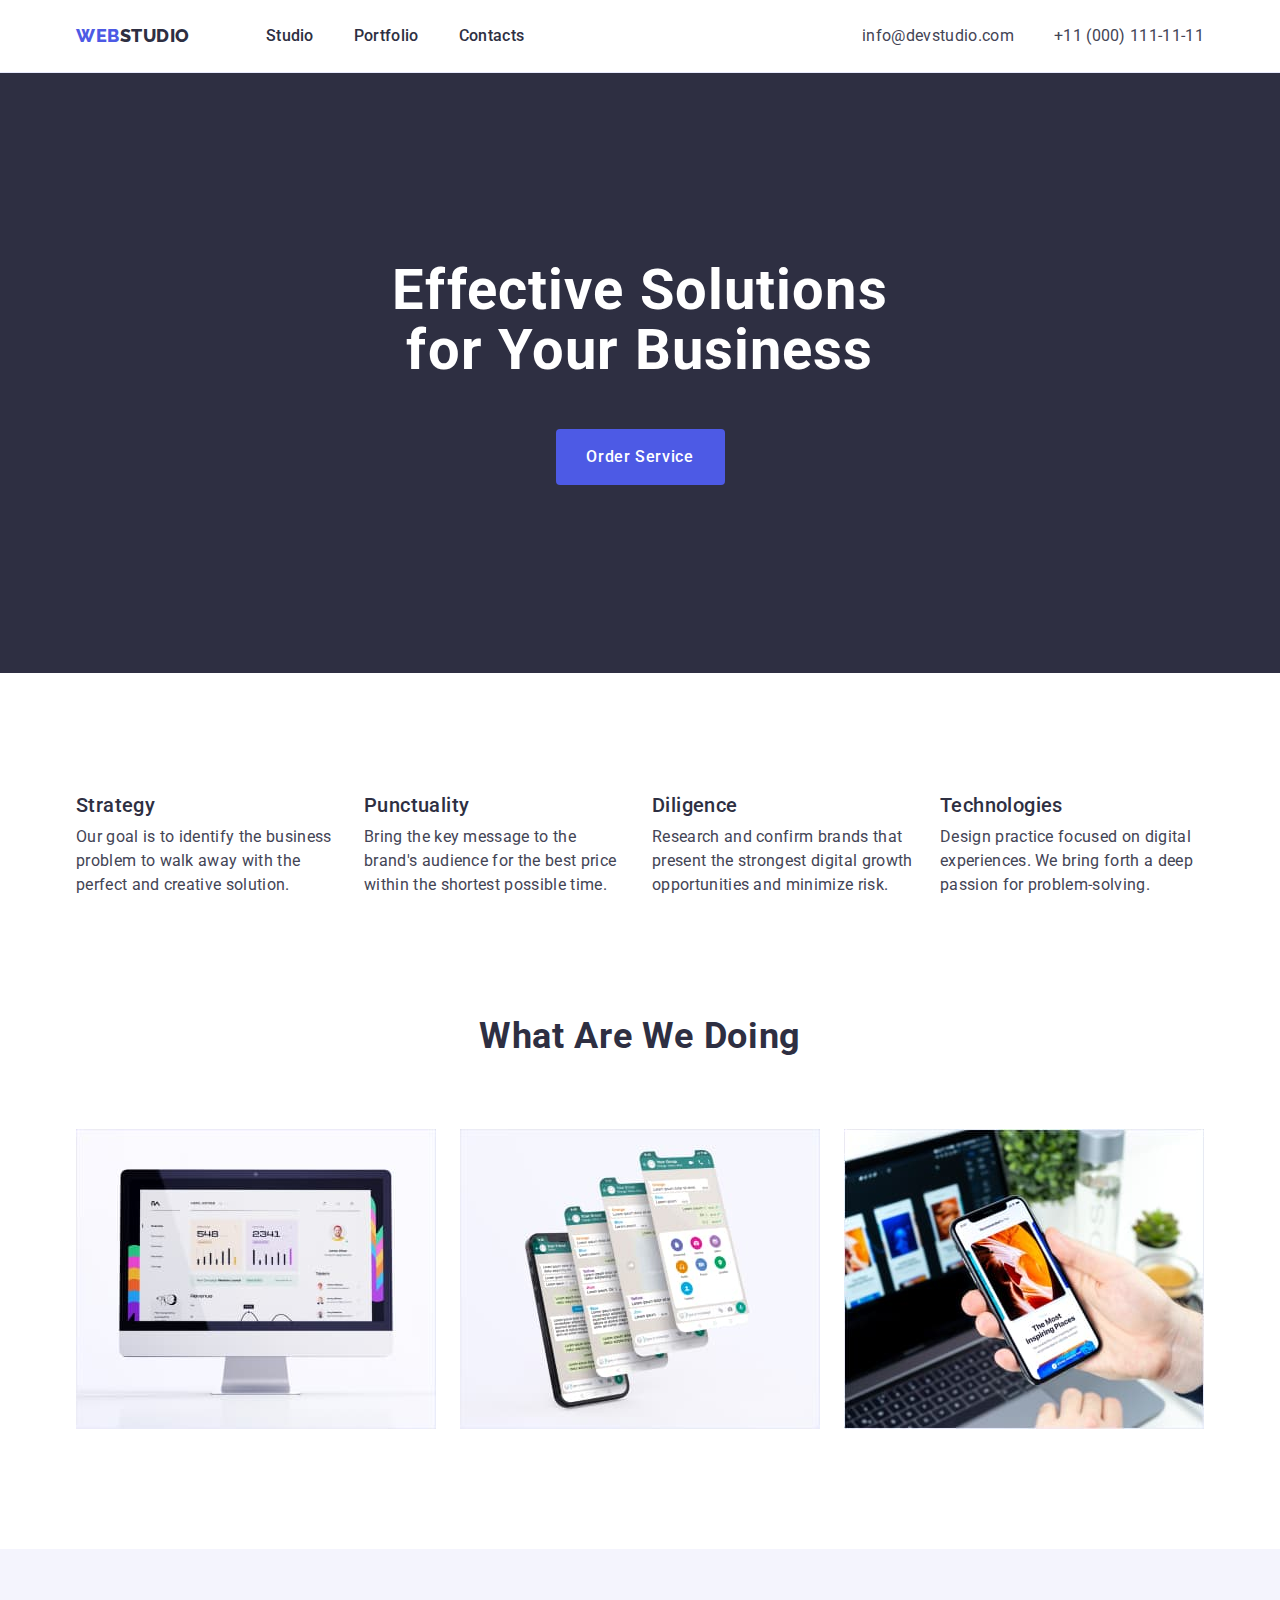
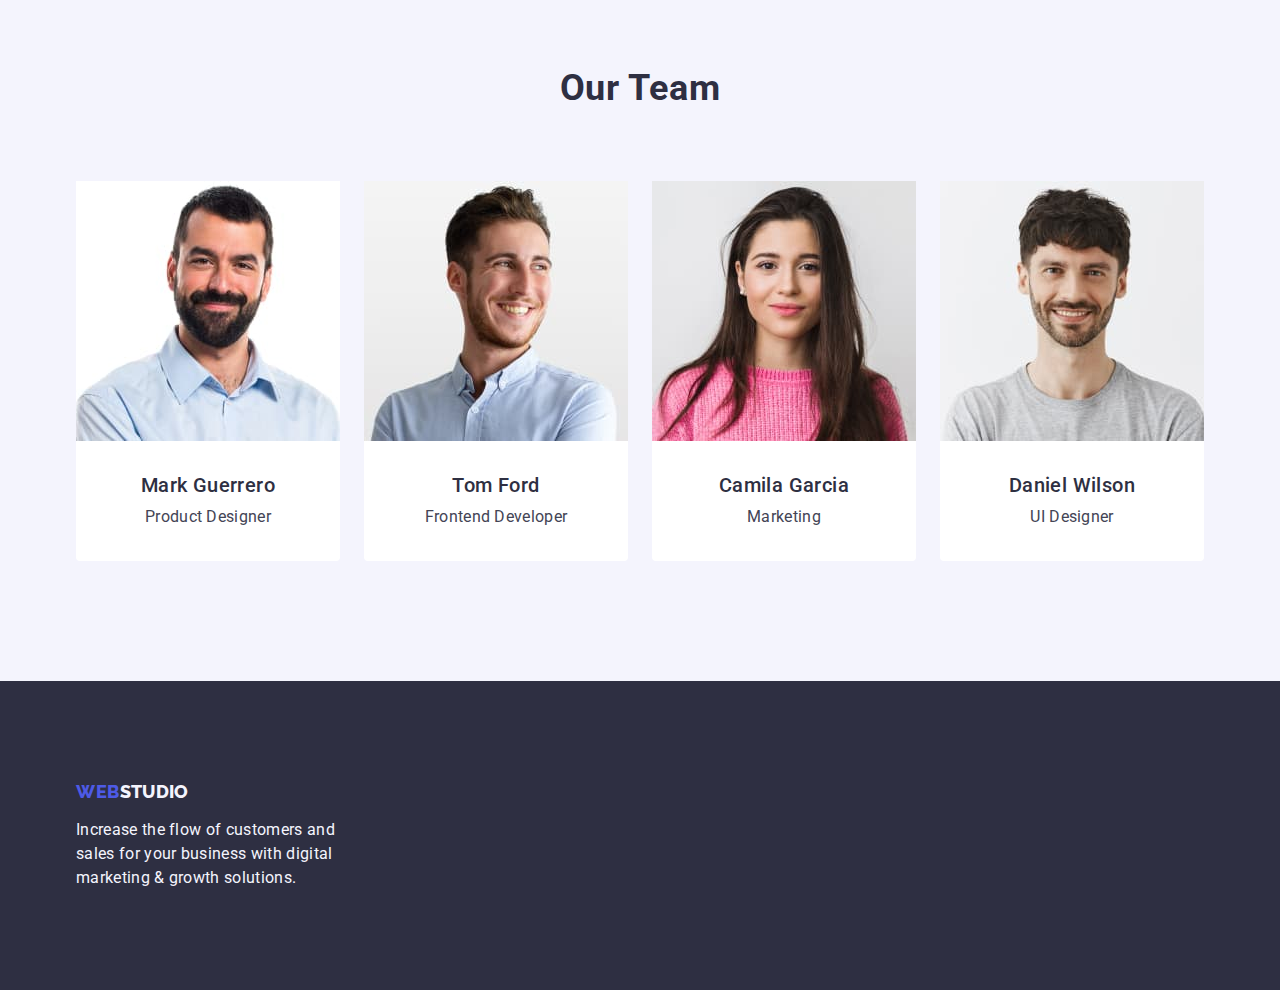
<file: index.html>
<!DOCTYPE html>
<html lang="en">
  <head>
    <meta charset="UTF-8" />
    <meta http-equiv="X-UA-Compatible" content="IE=edge" />
    <meta name="viewport" content="width=device-width, initial-scale=1.0" />
    <link rel="preconnect" href="https://fonts.googleapis.com" />
    <link rel="preconnect" href="https://fonts.gstatic.com" crossorigin />
    <link
      href="https://fonts.googleapis.com/css2?family=Raleway:wght@800&family=Roboto:wght@400;500;700;900&display=swap"
      rel="stylesheet"
    />
    <link
      rel="stylesheet"
      href="https://cdn.jsdelivr.net/npm/modern-normalize@2.0.0/modern-normalize.min.css"
    />
    <link rel="stylesheet" href="./css/styles.css" />

    <title>Document</title>
  </head>

  <body>
    <header class="page-header">
      <div class="div-page-header container">
        <nav class="navigation">
          <a href="./index.html" class="logo link"
            >Web<span class="logo-part">Studio</span></a
          >

          <ul class="nav-list list">
            <li>
              <a href="./index.html" class="nav-link link">Studio</a>
            </li>
            <li>
              <a href="./portfolio.html" class="nav-link link">Portfolio</a>
            </li>
            <li><a href="" class="nav-link link">Contacts</a></li>
          </ul>
        </nav>

        <address class="contacts">
          <ul class="address-list list">
            <li>
              <a href="mailto:info@devstudio.com" class="address-link link"
                >info@devstudio.com</a
              >
            </li>
            <li>
              <a href="tel:+110001111111" class="address-link link"
                >+11 (000) 111-11-11</a
              >
            </li>
          </ul>
        </address>
      </div>
    </header>
    <main>
      <!--Hero section-->
      <section class="first-section">
        <div class="container">
          <h1 class="hero_h">Effective Solutions for Your Business</h1>
          <button type="button" class="hero_button">Order Service</button>
        </div>
      </section>

      <!--Benefits section-->
      <section class="second-section">
        <div class="container">
          <h2 class="second_h visually-hidden">Benefits</h2>
          <ul class="benefits_list list">
            <li class="benefits-item">
              <h3 class="third_hh">Strategy</h3>
              <p class="p_benefits">
                Our goal is to identify the business problem to walk away with
                the perfect and creative solution.
              </p>
            </li>
            <li class="benefits-item">
              <h3 class="third_hh">Punctuality</h3>
              <p class="p_benefits">
                Bring the key message to the brand's audience for the best price
                within the shortest possible time.
              </p>
            </li>
            <li class="benefits-item">
              <h3 class="third_hh">Diligence</h3>
              <p class="p_benefits">
                Research and confirm brands that present the strongest digital
                growth opportunities and minimize risk.
              </p>
            </li>
            <li class="benefits-item">
              <h3 class="third_hh">Technologies</h3>
              <p class="p_benefits">
                Design practice focused on digital experiences. We bring forth a
                deep passion for problem-solving.
              </p>
            </li>
          </ul>
        </div>
      </section>
      <!--What sre we doing section-->
      <section class="third-section">
        <div class="container">
          <h2 class="second_h">What are we doing</h2>
          <ul class="third-list list">
            <li class="we-doing-li">
              <img
                src="./images/what-are-we-doing/1.jpg"
                alt="pc monitor"
                width="360"
                height="300"
              />
            </li>
            <li class="we-doing-li">
              <img
                src="./images/what-are-we-doing/2.jpg"
                alt="smartphone screens"
                width="360"
                height="300"
              />
            </li>
            <li class="we-doing-li">
              <img
                src="./images/what-are-we-doing/3.jpg"
                alt="smartphone in user's hand"
                width="360"
                height="300"
              />
            </li>
          </ul>
        </div>
      </section>
      <!--Our team section-->
      <section class="team_section">
        <div class="container">
          <h2 class="second_h">Our Team</h2>
          <ul class="third-list list">
            <li class="team_img">
              <img
                src="./images/our-team/1.jpg"
                alt="Mark Guerrero"
                width="264"
                height="260"
              />
              <div class="worker">
                <h3 class="third_h">Mark Guerrero</h3>
                <p class="p_fourth">Product Designer</p>
              </div>
            </li>
            <li class="team_img">
              <img
                src="./images/our-team/2.jpg"
                alt="Tom Ford"
                width="264"
                height="260"
              />
              <div class="worker">
                <h3 class="third_h">Tom Ford</h3>
                <p class="p_fourth">Frontend Developer</p>
              </div>
            </li>
            <li class="team_img">
              <img
                src="./images/our-team/3.jpg"
                alt="Camila Garcia"
                width="264"
                height="260"
              />
              <div class="worker">
                <h3 class="third_h">Camila Garcia</h3>
                <p class="p_fourth">Marketing</p>
              </div>
            </li>
            <li class="team_img">
              <img
                src="./images/our-team/4.jpg"
                alt="Daniel Wilson"
                width="264"
                height="260"
              />
              <div class="worker">
                <h3 class="third_h">Daniel Wilson</h3>
                <p class="p_fourth">UI Designer</p>
              </div>
            </li>
          </ul>
        </div>
      </section>
    </main>
    <footer class="foot">
      <div class="container">
        <a href="./index.html" class="foot_logo logo link"
          >Web<span class="logo_second">Studio</span></a
        >
        <p class="p_second">
          Increase the flow of customers and sales for your business with
          digital marketing & growth solutions.
        </p>
      </div>
    </footer>
  </body>
</html>
</file>
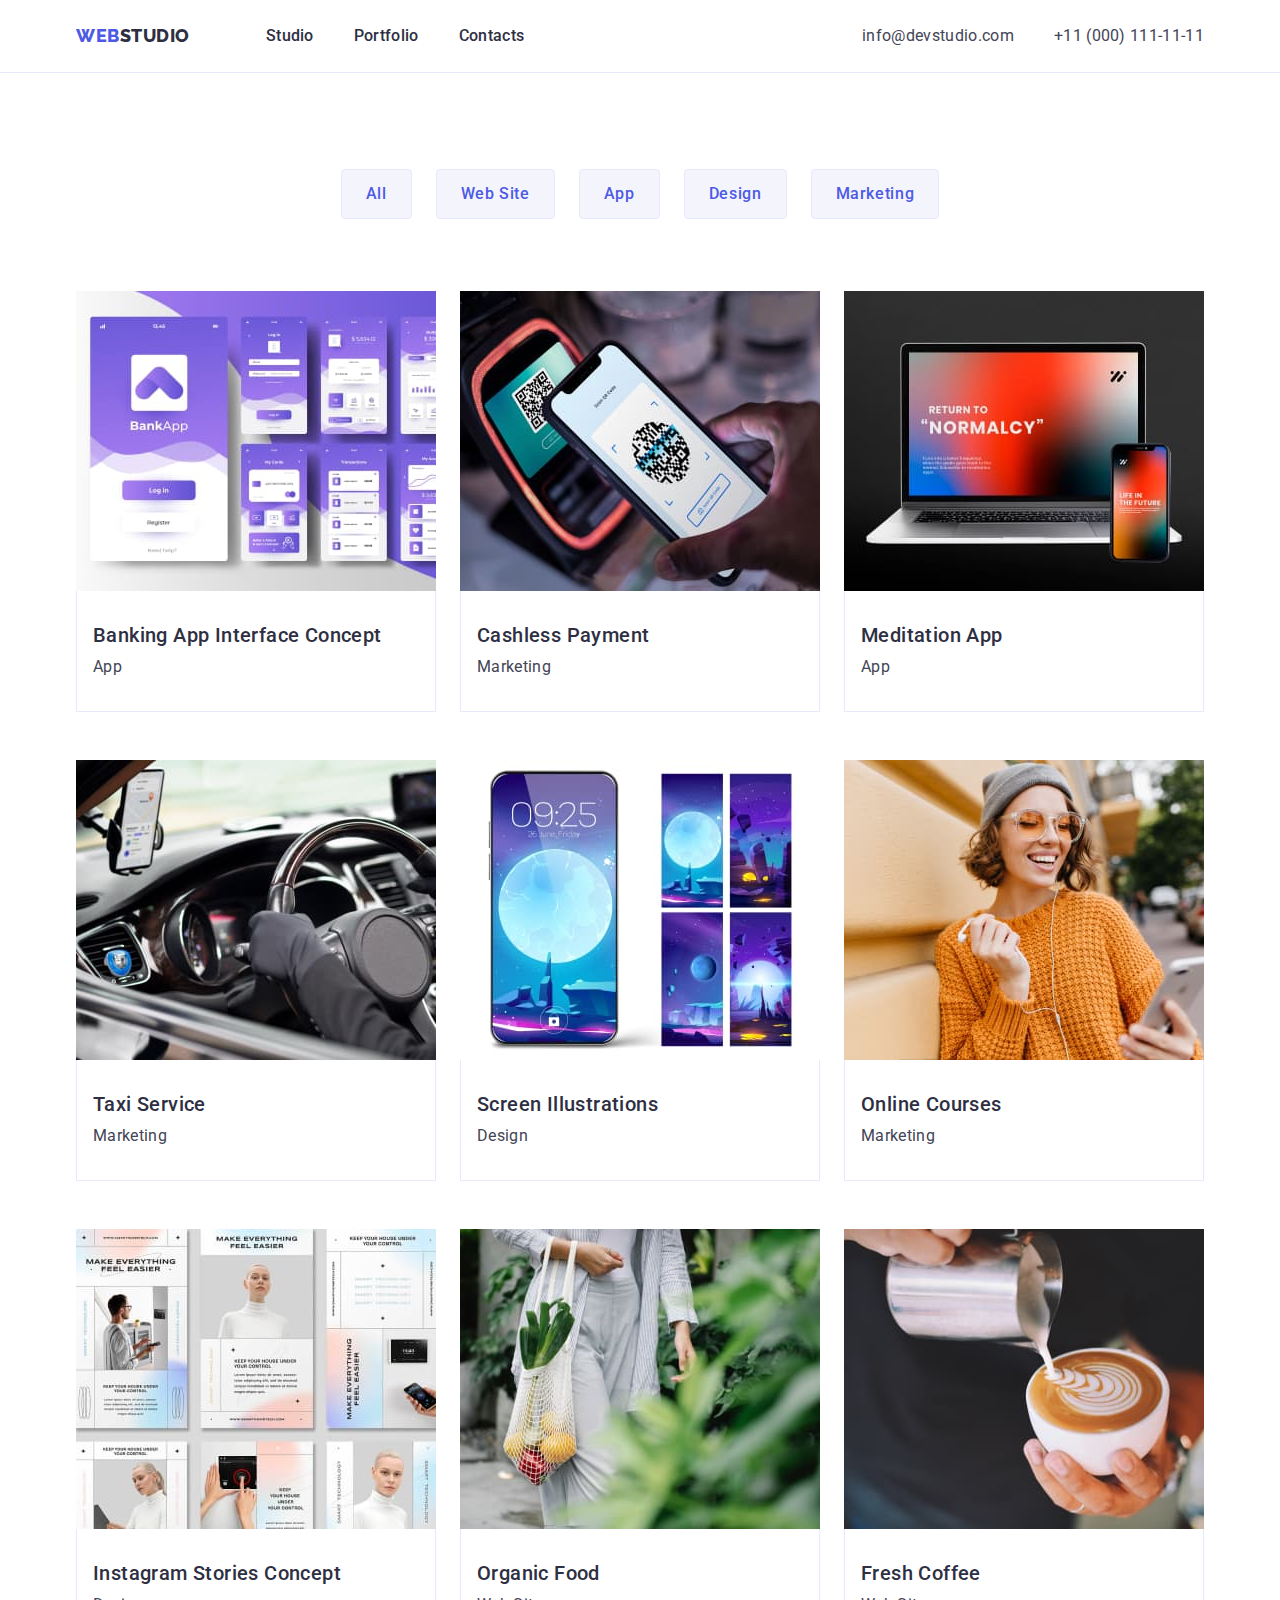
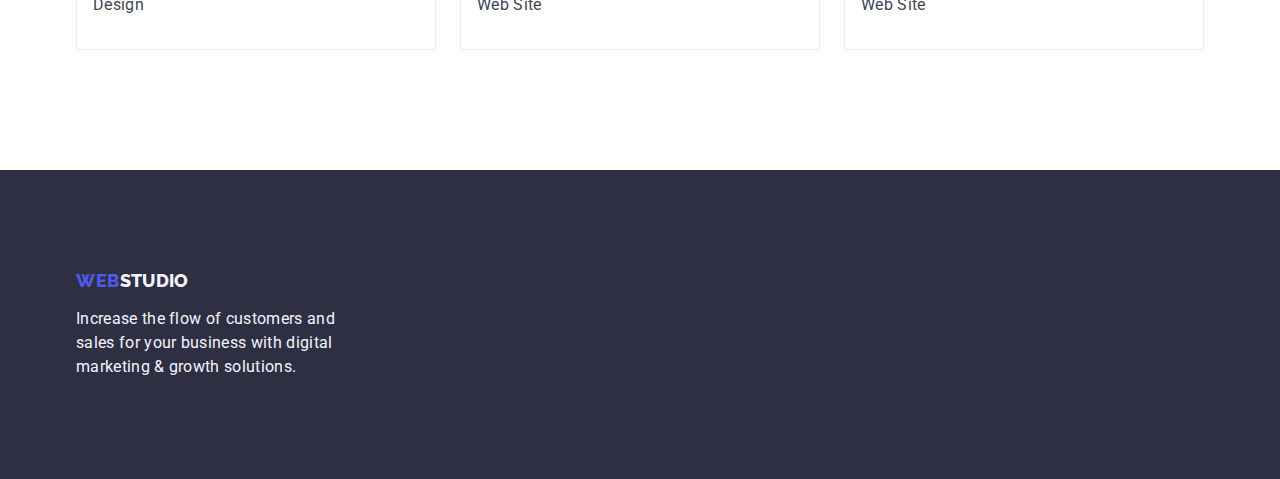
<file: portfolio.html>
<!DOCTYPE html>
<html lang="en">
  <head>
    <meta charset="UTF-8" />
    <meta http-equiv="X-UA-Compatible" content="IE=edge" />
    <meta name="viewport" content="width=device-width, initial-scale=1.0" />
    <link rel="preconnect" href="https://fonts.googleapis.com" />
    <link rel="preconnect" href="https://fonts.gstatic.com" crossorigin />
    <link
      href="https://fonts.googleapis.com/css2?family=Raleway:wght@800&family=Roboto:wght@400;500;700;900&display=swap"
      rel="stylesheet"
    />
    <link
      rel="stylesheet"
      href="https://cdn.jsdelivr.net/npm/modern-normalize@2.0.0/modern-normalize.min.css"
    />
    <link rel="stylesheet" href="./css/styles.css" />

    <title>Document</title>
  </head>

  <body>
    <header class="page-header">
      <div class="div-page-header container">
        <nav class="navigation">
          <a href="./index.html" class="logo link"
            >Web<span class="logo-part">Studio</span></a
          >

          <ul class="nav-list list">
            <li>
              <a href="./index.html" class="nav-link link">Studio</a>
            </li>
            <li>
              <a href="./portfolio.html" class="nav-link link">Portfolio</a>
            </li>
            <li><a href="" class="nav-link link">Contacts</a></li>
          </ul>
        </nav>

        <address class="contacts">
          <ul class="address-list list">
            <li>
              <a href="mailto:info@devstudio.com" class="address-link link"
                >info@devstudio.com</a
              >
            </li>
            <li>
              <a href="tel:+110001111111" class="address-link link"
                >+11 (000) 111-11-11</a
              >
            </li>
          </ul>
        </address>
      </div>
    </header>

    <main>
      <!--Filter section-->
      <section class="portfolio-section">
        <div class="container">
          <h1 class="visually-hidden">Defoult text</h1>
          <ul class="buttons-list list">
            <li>
              <button type="button" class="filter-button">All</button>
            </li>
            <li>
              <button type="button" class="filter-button">Web Site</button>
            </li>
            <li>
              <button type="button" class="filter-button">App</button>
            </li>
            <li>
              <button type="button" class="filter-button">Design</button>
            </li>
            <li>
              <button type="button" class="filter-button">Marketing</button>
            </li>
          </ul>

          <ul class="portfolio list">
            <li class="portfolio-item">
              <a href="" class="link"
                ><img
                  src="./images/portfolio/img1.jpg"
                  alt="Banking App Interface Concept"
                  width="360"
                />
                <div>
                  <h2 class="portfolio_h">Banking App Interface Concept</h2>
                  <p class="portfolio_p">App</p>
                </div>
              </a>
            </li>
            <li class="portfolio-item">
              <a href="" class="link"
                ><img
                  src="./images/portfolio/img2.jpg"
                  alt="Cashless Payment"
                  width="360"
                />
                <div>
                  <h2 class="portfolio_h">Cashless Payment</h2>
                  <p class="portfolio_p">Marketing</p>
                </div>
              </a>
            </li>
            <li class="portfolio-item">
              <a href="" class="link"
                ><img
                  src="./images/portfolio/img3.jpg"
                  alt="Meditation App"
                  width="360"
                />
                <div>
                  <h2 class="portfolio_h">Meditation App</h2>
                  <p class="portfolio_p">App</p>
                </div>
              </a>
            </li>
            <li class="portfolio-item">
              <a href="" class="link"
                ><img
                  src="./images/portfolio/img4.jpg"
                  alt="Taxi Service"
                  width="360"
                />
                <div>
                  <h2 class="portfolio_h">Taxi Service</h2>
                  <p class="portfolio_p">Marketing</p>
                </div>
              </a>
            </li>
            <li class="portfolio-item">
              <a href="" class="link"
                ><img
                  src="./images/portfolio/img5.jpg"
                  alt="Screen Illustrations"
                  width="360"
                />
                <div>
                  <h2 class="portfolio_h">Screen Illustrations</h2>
                  <p class="portfolio_p">Design</p>
                </div>
              </a>
            </li>
            <li class="portfolio-item">
              <a href="" class="link"
                ><img
                  src="./images/portfolio/img6.jpg"
                  alt="Online Courses"
                  width="360"
                />
                <div>
                  <h2 class="portfolio_h">Online Courses</h2>
                  <p class="portfolio_p">Marketing</p>
                </div>
              </a>
            </li>
            <li class="portfolio-item">
              <a href="" class="link"
                ><img
                  src="./images/portfolio/img7.jpg"
                  alt="Instagram Stories Concept"
                  width="360"
                />
                <div>
                  <h2 class="portfolio_h">Instagram Stories Concept</h2>
                  <p class="portfolio_p">Design</p>
                </div>
              </a>
            </li>
            <li class="portfolio-item">
              <a href="" class="link"
                ><img
                  src="./images/portfolio/img8.jpg"
                  alt="Organic Food"
                  width="360"
                />
                <div>
                  <h2 class="portfolio_h">Organic Food</h2>
                  <p class="portfolio_p">Web Site</p>
                </div>
              </a>
            </li>
            <li class="portfolio-item">
              <a href="" class="link"
                ><img
                  src="./images/portfolio/img9.jpg"
                  alt="Fresh Coffee"
                  width="360"
                />
                <div>
                  <h2 class="portfolio_h">Fresh Coffee</h2>
                  <p class="portfolio_p">Web Site</p>
                </div>
              </a>
            </li>
          </ul>
        </div>
      </section>
    </main>
    <footer class="foot">
      <div class="container">
        <a href="./index.html" class="foot_logo logo link"
          >Web<span class="logo_second">Studio</span></a
        >
        <p class="p_second">
          Increase the flow of customers and sales for your business with
          digital marketing & growth solutions.
        </p>
      </div>
    </footer>
  </body>
</html>
</file>
<file: css/styles.css>
:root {
  --primary-font: "Roboto", sans-serif;
  --primary-brand-color: #4d5ae5;
  --pressed-state-color: #404bbf;
  --primary-saccess-color: #31d0aa;
  --text-color: #434455;
  --saccent-color: #e7e9fc;
  --light-color: #f4f4fd;
  --modal-overlay: #2e2f42;
  --hero-background-color: #2e2f42;
  --white-background-color: #ffffff;
  --modal-background-color: #fcfcfc;
}

body {
  font-family: var(--primary-font);
  color: var(--text-color);
  font-size: 16px;
  background-color: var(--white-background-color);
  line-height: 24px;
  letter-spacing: 2%;
}

h1 {
  font-size: 56px;
  line-height: 60px;
  letter-spacing: 2%;
  font-weight: bold;
}

.third_h {
  font-size: 20px;
  font-weight: medium;
  font-weight: 500;
  line-height: 1.2;
  letter-spacing: 0.02em;
  color: var(--hero-background-color);
  margin: 0;
  padding: 0;
  margin-bottom: 8px;
  text-align: center;
}

.third_hh {
  font-size: 20px;
  font-weight: medium;
  font-weight: 500;
  line-height: 1.2;
  letter-spacing: 0.02em;
  color: var(--hero-background-color);
  margin: 0 auto;
  margin-bottom: 8px;
  text-align: left;
}

button {
  font-size: 16px;
  letter-spacing: 4%;
  line-height: 24px;
  background-color: var(--primary-brand-color);
  color: var(--white-background-color);
  border: 0px;
  cursor: pointer;
}

button:hover,
button:focus {
  background-color: var(--pressed-state-color);
}

.small-text {
  font-size: 12px;
  letter-spacing: 4%;
  line-height: 14px;
}

.medium-text {
  font-size: 16px;
  letter-spacing: 2%;
  line-height: 24px;
  font-weight: medium;
}

.nav-link {
  color: var(--text-color);
  text-decoration: none;
  font-style: normal;
  font-weight: 500;
  font-size: 16px;
  line-height: 1.5;
  letter-spacing: 0.02em;
  color: var(--hero-background-color);
  padding: 24px 0 24px;
  margin: 0 auto;
  display: block;
}

.nav-list {
  display: flex;
  gap: 40px;
  margin: 0;
  padding: 0;
}

.address-list {
  display: flex;
  gap: 40px;
  margin: 0;
  padding: 0;
}

.list {
  list-style: none;
  margin: 0;
  padding: 0;
}

.contacts {
  font-style: normal;
  display: flex;
  gap: 40px;
  padding: 0;
  margin: 0;
  margin-left: auto;
}

.buttons-list {
  display: flex;
  justify-content: center;
  gap: 24px;
  margin-bottom: 72px;
}

ul {
  list-style-type: none;
}

.logo {
  font-family: "Raleway", sans-serif;
  font-weight: 800;
  font-size: 18px;
  line-height: 1.17;
  letter-spacing: 0.03em;
  text-transform: uppercase;
  color: var(--primary-brand-color);
  text-decoration: none;
  margin-right: 76px;
}

.foot_logo {
  display: inline-block;

  margin: 0;
  padding: 0;
  margin-bottom: 16px;
}

.logo-part {
  color: var(--modal-overlay);
}

.logo_second {
  color: #f4f4fd;
  letter-spacing: 0.02em;
}

.p_second {
  color: var(--light-color);
  letter-spacing: 0.02em;
  max-width: 264px;
  margin: 0;
  padding: 0;
}

.address-link {
  font-size: 16px;
  line-height: 1.5;
  letter-spacing: 0.02em;
  color: var(--text-color);
  padding: 24px 0 24px;
  margin: 0;
  display: block;
}

.first-section {
  background-color: var(--hero-background-color);
  padding: 188px 0 188px;
}

.second-section {
  padding: 120px 0 120px;
  margin: 0;
}

.third-section {
  padding-bottom: 120px;
}

.hero_h {
  font-size: 56px;
  line-height: 1.07;
  text-align: center;
  letter-spacing: 0.02em;
  color: #ffffff;
  max-width: 496px;
  margin: 0 auto;
  margin-bottom: 48px;
}

.hero_button {
  background-color: #4d5ae5;
  font-family: "Roboto", sans-serif;
  font-weight: 500;
  font-size: 16px;
  line-height: 1.5;
  letter-spacing: 0.04em;
  color: #ffffff;
  cursor: pointer;
  display: block;
  min-width: 169px;
  height: 56px;
  border: none;
  border-radius: 4px;
  margin: 0 auto;
}

.hero_button:hover,
.hero_button:focus {
  background-color: var(--pressed-state-color);
}

.p_benefits {
  font-size: 16px;
  line-height: 1.5;
  letter-spacing: 0.02em;
  color: var(--text-color);
  text-align: left;
  margin: 0;
  padding: 0;
}

.p_fourth {
  font-size: 16px;
  line-height: 1.5;
  letter-spacing: 0.02em;
  color: var(--text-color);
  text-align: center;
  margin: 0;
  padding: 0;
}

.second_h {
  font-size: 36px;
  line-height: 1.11;
  text-align: center;
  letter-spacing: 0.02em;
  text-transform: capitalize;
  color: var(--hero-background-color);
  font-weight: bold;
  padding: 0;
  margin: 0;
  margin-bottom: 72px;
}

.team_section {
  background-color: #f4f4fd;
  padding: 120px 0 120px;
}

.team_img {
  background-color: #ffffff;
  width: calc ((100% - 72px) / 4);
  border-radius: 0px 0px 4px 4px;
}

.foot {
  background-color: var(--hero-background-color);
  padding: 100px 0 100px;
}

.link {
  text-decoration: none;
}

.link:hover,
.link:focus {
  color: var(--primary-brand-color);
  text-decoration: none;
}

.filter-button {
  font-family: "Roboto", sans-serif;
  font-weight: 500;
  font-size: 16px;
  line-height: 1.5;
  letter-spacing: 0.04em;
  color: var(--primary-brand-color);
  background-color: var(--light-color);
  cursor: pointer;
  padding: 12px 24px 12px;
  border: 1px solid var(--saccent-color);
  border-radius: 4px;
}

.filter-button:hover,
.filter-button:focus {
  color: #ffffff;
  background-color: #404bbf;
  border: 1px solid transparent;
}

.portfolio_p {
  font-size: 16px;
  line-height: 1.5;
  letter-spacing: 0.02em;
  color: var(--text-color);
  margin: 0;
}

.portfolio_h {
  font-weight: 500;
  font-size: 20px;
  line-height: 1.2;
  letter-spacing: 0.02em;
  color: var(--hero-background-color);
  margin: 0;
  margin-bottom: 8px;
}

.portfolio {
  display: flex;
  flex-wrap: wrap;
  column-gap: 24px;
  row-gap: 48px;
  padding: 0;
  margin: 0;
}

img {
  display: block;
  max-width: 100%;
  height: auto;
}

.page-header {
  border-bottom: 1px solid #e7e9fc;
}

.div-page-header {
  display: flex;
  padding: 0;
  margin: 0;
}

.container {
  width: 1158px;
  margin: 0 auto;
  padding: 0 15px 0 15px;
}

.navigation {
  display: flex;
  align-items: center;
  justify-content: space-between;
  margin: 0;
  padding: 0;
}

.visually-hidden {
  position: absolute;
  width: 1px;
  height: 1px;
  margin: -1px;
  border: 0;
  padding: 0;
  white-space: nowrap;
  clip-path: inset(100%);
  clip: rect(0 0 0 0);
  overflow: hidden;
}

.benefits_list {
  display: flex;
  list-style: none;
  gap: 24px;
  padding: 0;
  margin: 0;
}

.benefits-item {
  width: calc((100% - 72px) / 4);
  margin: 0;
  padding: 0;
}

.third-list {
  display: flex;
  gap: 24px;
  padding: 0;
  margin: 0;
}

.we-doing-li {
  width: calc((100% - 48px) / 3);
}

.worker {
  padding: 32px 0 32px;
  margin: 0;
}

.portfolio-section {
  padding: 96px 0 120px 0;
}

.portfolio-item {
  width: calc((100% - 48px) / 3);
}

.portfolio-item div {
  padding: 32px 16px;
  border: 1px solid #e7e9fc;
  border-top: none;
  margin: 0 auto;
}
</file>
